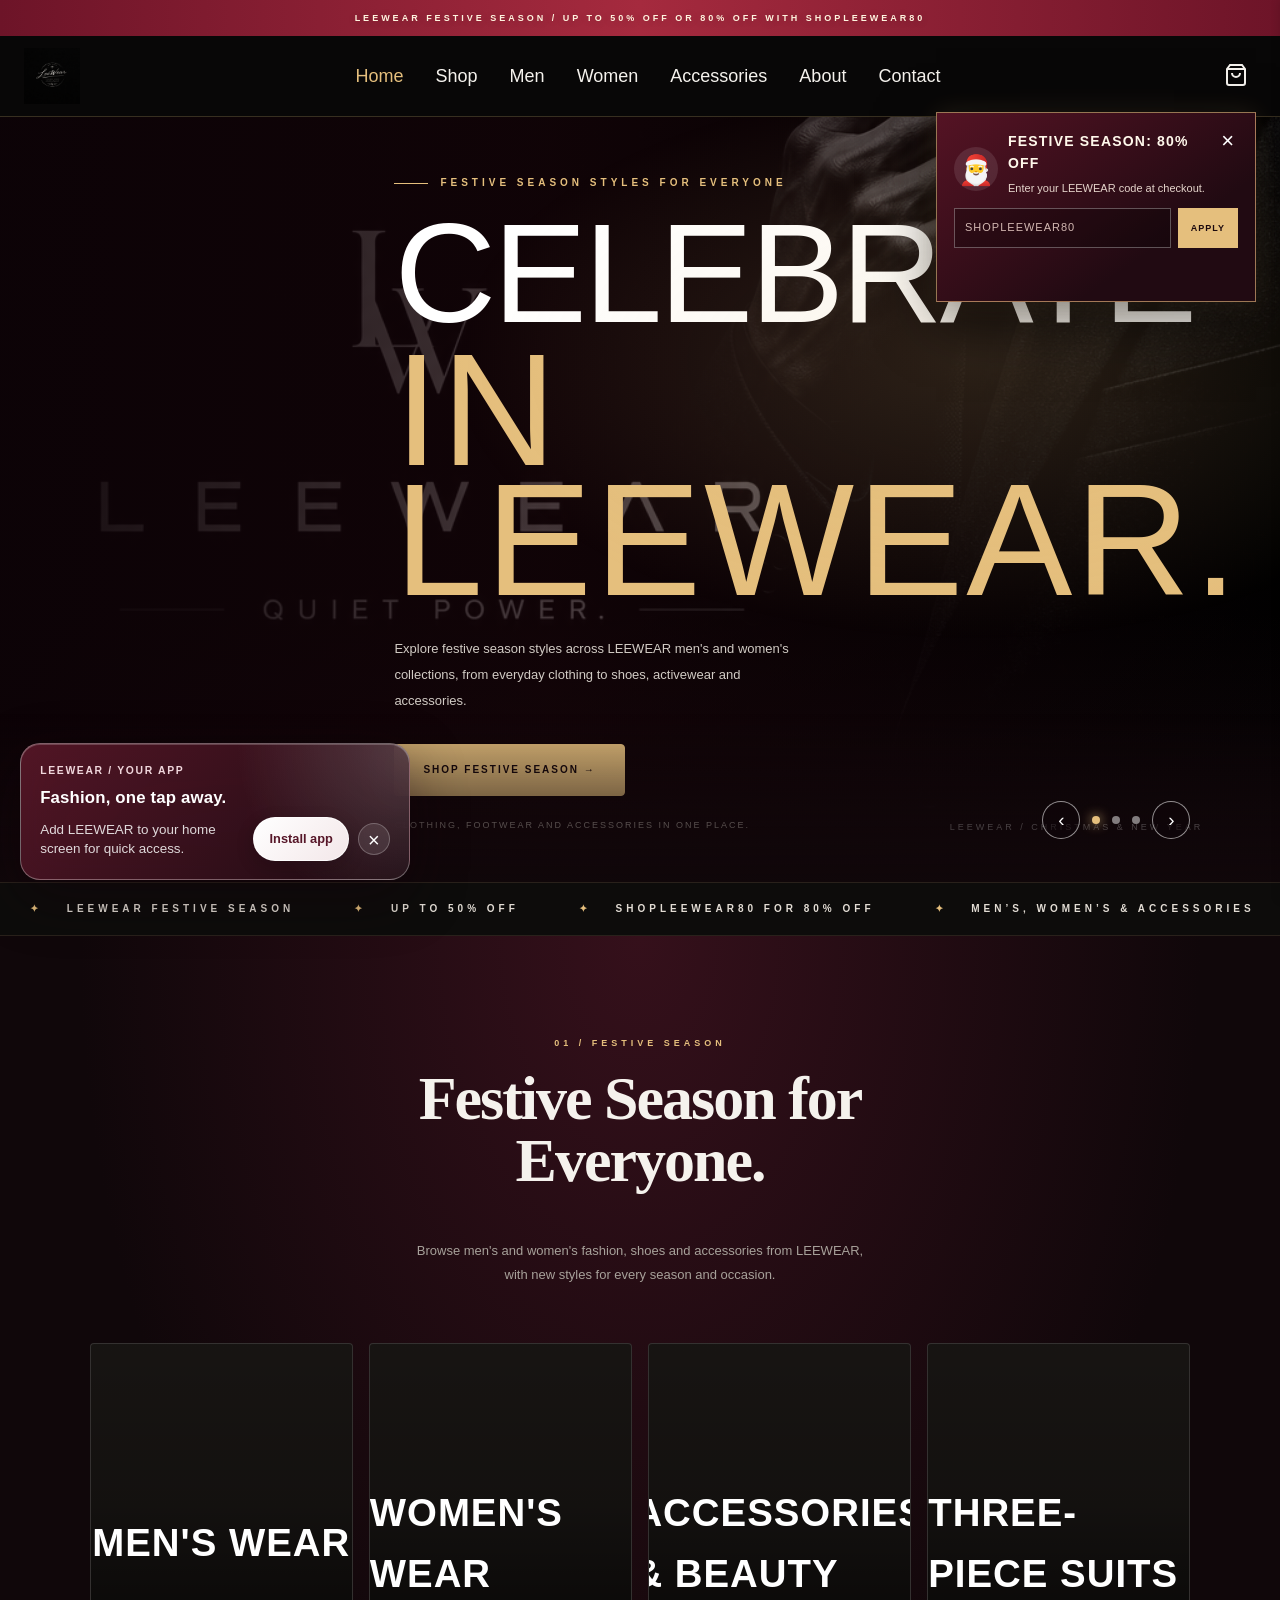
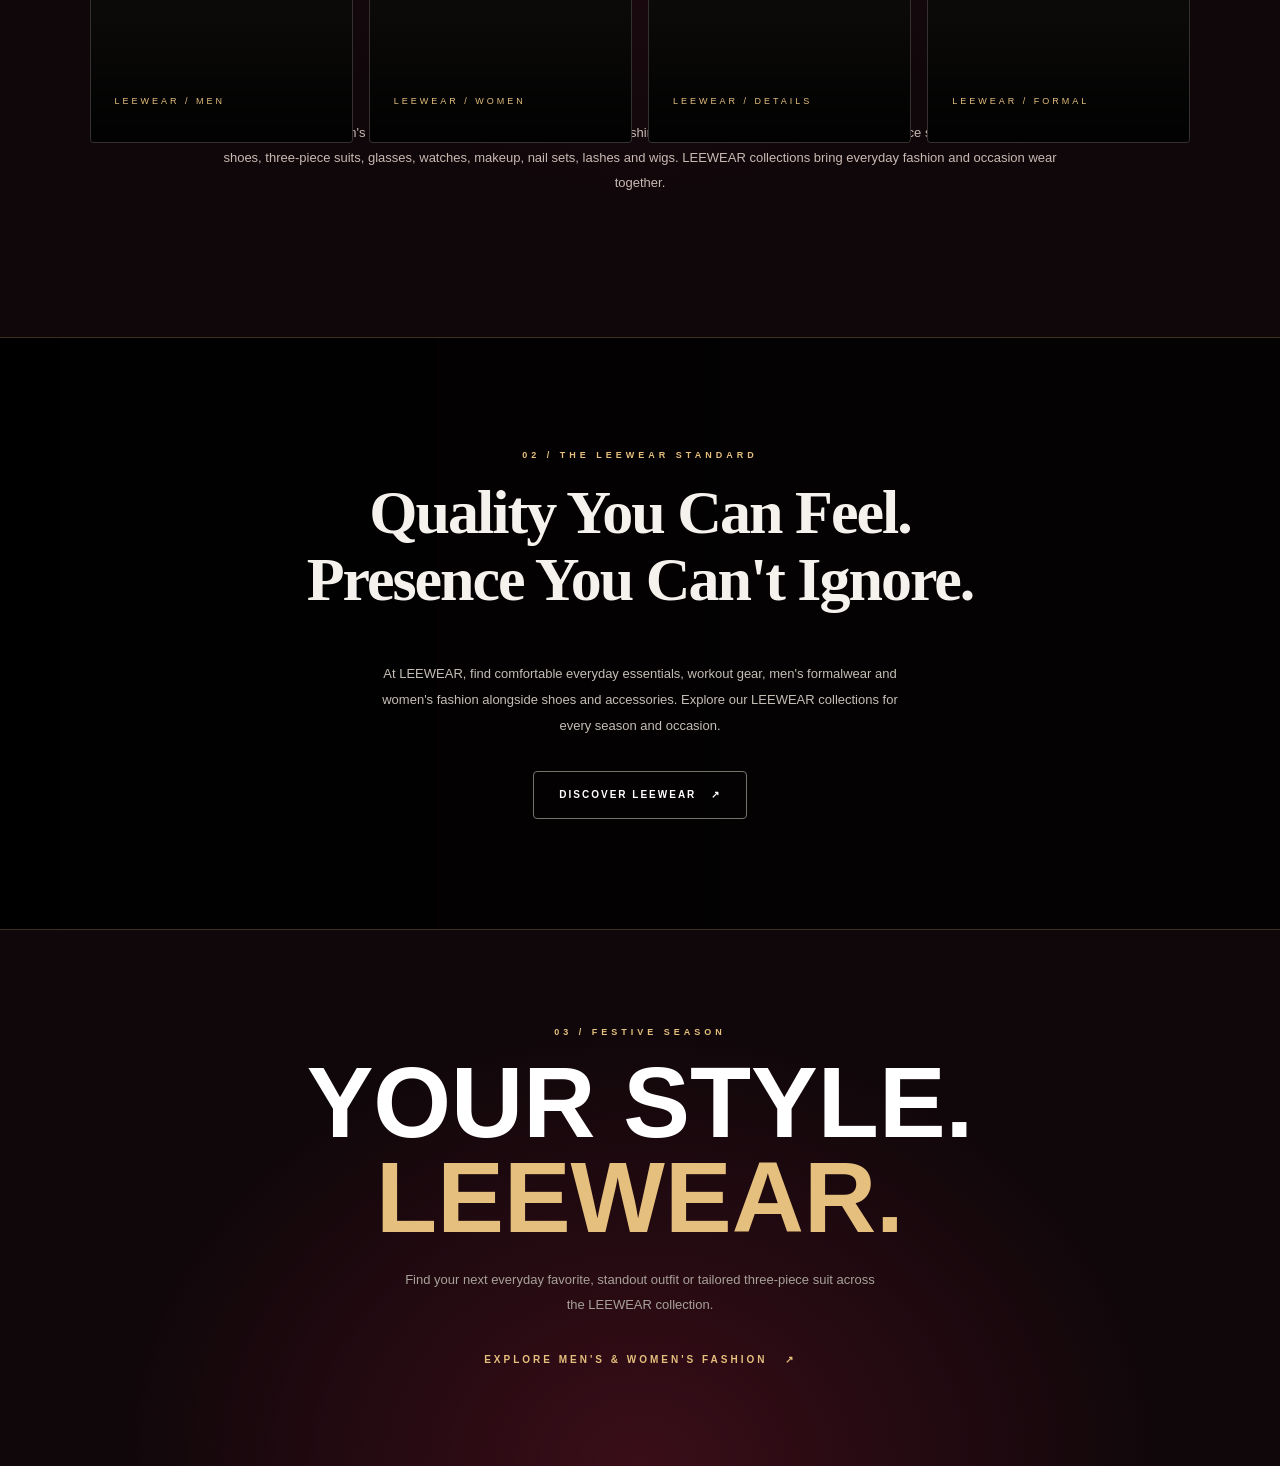
<file: index.html>
<!DOCTYPE html>
<html lang="en">
<head>
    <meta charset="UTF-8">
    <meta name="viewport" content="width=device-width, initial-scale=1.0">
    <meta name="theme-color" content="#16070b">
    <meta name="description" content="Shop LEEWEAR men's and women's clothing, streetwear, tailored three-piece suits, shoes, pajamas, workout sets and accessories. Explore fashion and beauty tools at LEEWEAR.">
    <meta name="keywords" content="LEEWEAR clothing, men's clothes, women's clothes, men’s fashion, women’s fashion, streetwear, three-piece suits, pajamas, flared pants sets, workout clothes, hoodies, T-shirts, shoes, watches, glasses, makeup tools, accessories">
    <meta property="og:type" content="website">
    <meta property="og:title" content="LEEWEAR Men’s & Women’s Fashion, Clothing & Accessories">
    <meta property="og:description" content="Explore LEEWEAR men’s and women’s clothing, tailored suits, shoes, accessories and more.">
    <link rel="icon" type="image/png" href="logo.png">
    <link rel="apple-touch-icon" href="logo.png">
    <link rel="manifest" href="manifest.webmanifest">
    <title>LEEWEAR Men’s &amp; Women’s Clothing, Shoes &amp; Accessories</title>

    <link rel="stylesheet" href="styles.css">
    <link href="https://fonts.cdnfonts.com/css/palace-script-mt" rel="stylesheet">
    <link href="https://fonts.cdnfonts.com/css/niagara-solid" rel="stylesheet">

    <style>
        :root {
            --black: #10070a;
            --surface: #1b0c11;
            --orange: #e5bf7d;
            --red: #861f35;
            --white: #f5f2ed;
            --muted: #a7a19a;
            --line: rgba(255,255,255,.12);
        }

        * { box-sizing: border-box; }

        html {
            scroll-behavior: smooth;
            background: var(--black);
        }

        body {
            margin: 0;
            background: var(--black);
            color: var(--white);
            overflow-x: hidden;
        }

        a, button { -webkit-tap-highlight-color: transparent; }

        a { color: inherit; }

        /* ANNOUNCEMENT */

        .christmas-banner {
            position: relative;
            z-index: 20;
            padding: 11px 15px;
            background: linear-gradient(90deg, var(--season-deep, #6d1428), var(--season-primary, #a52a3e), var(--season-deep, #6d1428));
            color: #fff4df;
            text-align: center;
            font-size: 9px;
            font-weight: 900;
            letter-spacing: 3px;
            text-transform: uppercase;
        }

        /* NAVIGATION */

        .navbar {
            position: sticky;
            top: 0;
            z-index: 30;
            background: rgba(8,8,8,.93) !important;
            border-bottom: 1px solid rgba(229,191,125,.22);
            backdrop-filter: blur(18px);
        }

        .nav-link {
            color: #f5f2ed !important;
            transition: color .25s ease;
        }

        .cart-btn,
        .mobile-menu-btn,
        .mobile-link {
            color: #f5f2ed !important;
        }

        .mobile-link:hover {
            color: var(--season-accent, var(--orange)) !important;
        }

        .nav-link:hover,
        .nav-link.active {
            color: var(--orange) !important;
        }

        .cart-count {
            background: var(--orange) !important;
            color: #080808 !important;
        }

        .cart-btn:hover,
        .mobile-menu-btn:hover {
            color: var(--orange);
        }

        .mobile-menu {
            background: #101010 !important;
        }

        .mobile-link:hover {
            color: var(--orange);
        }

        /* HERO */

        .hero {
            position: relative;
            isolation: isolate;
            display: flex;
            align-items: center;
            min-height: 85vh;
            min-height: 85svh;
            overflow: hidden;
            background-color: #16090e;
        }

        .hero::before {
            content: "";
            position: absolute;
            inset: 0;
            z-index: -1;
            background:
                radial-gradient(ellipse at 75% 45%,
                    rgba(229,191,125,.14), transparent 42%),
                linear-gradient(0deg, #080808, transparent 22%);
            pointer-events: none;
        }

        .hero-content {
            position: relative;
            z-index: 2;
            width: 100%;
            max-width: 1450px;
            margin: auto;
            padding: 90px 8% 110px;
            animation: heroEnter 1s ease both;
        }

        .eyebrow {
            display: flex;
            align-items: center;
            gap: 12px;
            margin-bottom: 25px;
            color: var(--orange);
            font-size: 10px;
            font-weight: 800;
            letter-spacing: 4px;
            text-transform: uppercase;
        }

        .eyebrow::before {
            content: "";
            width: 34px;
            height: 1px;
            background: var(--orange);
        }

        .hero h1,
        .hero h2 {
            margin: 0;
            color: #fff;
            font-family: Impact, "Arial Narrow", sans-serif;
            font-size: clamp(65px, 11vw, 150px);
            font-weight: 900;
            line-height: .82;
            letter-spacing: -3px;
            text-transform: uppercase;
        }

        .hero h1 span,
        .hero h2 span {
            display: block;
            margin-top: 13px;
            color: var(--orange);
            font-family: "Niagara Solid", Impact, sans-serif;
            font-size: 1.13em;
            font-weight: 400;
            letter-spacing: 3px;
        }

        .hero-description {
            max-width: 400px;
            margin: 30px 0;
            color: #d1cbc4;
            font-size: 13px;
            line-height: 2;
        }

        .hero-buttons {
            display: flex;
            align-items: center;
            flex-wrap: wrap;
            gap: 22px;
        }

        .btn-primary {
            display: inline-flex;
            align-items: center;
            justify-content: center;
            min-height: 52px;
            padding: 0 28px;
            background: var(--orange) !important;
            border: 1px solid var(--orange);
            color: #080808 !important;
            font-size: 10px;
            font-weight: 900;
            letter-spacing: 2px;
            text-decoration: none;
            text-transform: uppercase;
            transition: .3s ease;
        }

        .btn-primary:hover {
            background: transparent !important;
            color: #fff !important;
            border-color: #fff;
            transform: translateY(-3px);
        }

        .hero-caption {
            color: #ddd5cc;
            font-size: 9px;
            letter-spacing: 2px;
            text-transform: uppercase;
        }

        .hero-coordinates {
            position: absolute;
            right: 6%;
            bottom: 48px;
            color: rgba(255,255,255,.7);
            font-size: 9px;
            letter-spacing: 3px;
        }

        /* MARQUEE */

        .marquee {
            overflow: hidden;
            padding: 18px 0;
            background: #0d0c0b;
            border-top: 1px solid #29211b;
            border-bottom: 1px solid #29211b;
        }

        .marquee-track {
            display: flex;
            width: max-content;
            animation: marqueeMove 32s linear infinite;
        }

        .marquee-track span {
            padding: 0 30px;
            color: #e2dcd4;
            white-space: nowrap;
            font-size: 10px;
            font-weight: 800;
            letter-spacing: 4px;
        }

        .marquee-track b {
            padding-right: 18px;
            color: var(--orange);
        }

        /* CATEGORIES */

        .categories-section {
            padding: 100px 7% !important;
            background:
                radial-gradient(ellipse at 50% 0%, #21130c, transparent 60%),
                var(--black);
        }

        .section-heading {
            max-width: 700px;
            margin: 0 auto 55px;
            text-align: center;
        }

        .section-tag {
            display: block;
            margin-bottom: 16px;
            color: var(--orange);
            font-size: 9px;
            font-weight: 900;
            letter-spacing: 4px;
            text-transform: uppercase;
        }

        .section-title {
            margin-top: 0;
            color: var(--white) !important;
            font-size: clamp(34px, 5vw, 62px);
            letter-spacing: -2px;
            line-height: 1;
        }

        .section-subtitle {
            max-width: 460px;
            margin: 18px auto 0;
            color: var(--muted);
            font-size: 13px;
            line-height: 1.9;
        }

        .categories-grid {
            display: grid;
            grid-template-columns: repeat(4, minmax(0, 1fr));
            gap: 16px;
            max-width: 1400px;
            margin: auto;
        }

        .category-card {
            position: relative;
            isolation: isolate;
            display: flex;
            align-items: flex-end;
            min-height: 400px;
            padding: 24px;
            overflow: hidden;
            background-color: #181513;
            background-size: cover;
            background-position: center;
            border: 1px solid var(--line);
            text-decoration: none;
            transition: border-color .35s, transform .35s;
        }

        .category-card:nth-child(1) {
            background-image: url("https://images.unsplash.com/photo-1556821840-3a63f95609a7?auto=format&fit=crop&w=750&q=85");
        }

        .category-card:nth-child(2) {
            background-image: url("https://images.unsplash.com/photo-1521572163474-6864f9cf17ab?auto=format&fit=crop&w=750&q=85");
        }

        .category-card:nth-child(3) {
            background-image: url("https://images.unsplash.com/photo-1598033129183-c4f50c736f10?auto=format&fit=crop&w=750&q=85");
        }

        .category-card:nth-child(4) {
            background-image: url("https://images.unsplash.com/photo-1515886657613-9f3515b0c78f?auto=format&fit=crop&w=750&q=85");
        }

        .category-overlay {
            position: absolute;
            inset: 0;
            z-index: -1;
            background: linear-gradient(
                180deg,
                rgba(0,0,0,.04) 0%,
                rgba(0,0,0,.2) 40%,
                rgba(0,0,0,.94) 100%
            );
            transition: background .35s;
        }

        .category-card:hover {
            transform: translateY(-6px);
            border-color: var(--orange);
        }

        .category-card:hover .category-overlay {
            background: linear-gradient(
                180deg,
                rgba(229,191,125,.1),
                rgba(0,0,0,.3) 35%,
                rgba(0,0,0,.97)
            );
        }

        .category-index {
            display: block;
            margin-bottom: 10px;
            color: var(--orange);
            font-size: 9px;
            letter-spacing: 3px;
        }

        .category-name {
            margin: 0;
            color: #fff;
            font-family: Impact, "Arial Narrow", sans-serif;
            font-size: clamp(27px, 3vw, 43px);
            letter-spacing: 1px;
            text-transform: uppercase;
        }

        /* BRAND STORY */

        .about-preview {
            position: relative;
            padding: 110px 8% !important;
            background:
                linear-gradient(90deg, rgba(0,0,0,.94), rgba(0,0,0,.66)),
                url("https://images.unsplash.com/photo-1529139574466-a303027c1d8b?auto=format&fit=crop&w=1800&q=85")
                center 35% / cover;
            border-top: 1px solid #2b211b;
            border-bottom: 1px solid #2b211b;
        }

        .about-content {
            max-width: 750px;
            margin: auto;
            text-align: center;
        }

        .about-content .section-title {
            line-height: 1.08;
        }

        .about-text {
            max-width: 520px;
            margin: 25px auto 32px;
            color: #c5beb6;
            font-size: 13px;
            line-height: 2;
        }

        .btn-secondary {
            display: inline-flex;
            justify-content: center;
            align-items: center;
            min-height: 48px;
            padding: 0 25px;
            border: 1px solid #77716b;
            color: #fff !important;
            font-size: 10px;
            font-weight: 800;
            letter-spacing: 2px;
            text-decoration: none;
            text-transform: uppercase;
            transition: .3s ease;
        }

        .btn-secondary:hover {
            color: var(--orange) !important;
            border-color: var(--orange);
        }

        /* CLOSING CAMPAIGN */

        .after-dark {
            position: relative;
            padding: 95px 7%;
            overflow: hidden;
            background:
                radial-gradient(ellipse at 50% 100%,
                    rgba(120,28,10,.22), transparent 55%),
                #0b0b0b;
            text-align: center;
        }

        .after-dark h2 {
            margin: 0;
            color: #fff;
            font-family: Impact, "Arial Narrow", sans-serif;
            font-size: clamp(45px, 8vw, 100px);
            line-height: .95;
            text-transform: uppercase;
        }

        .after-dark h2 span {
            color: var(--orange);
        }

        .after-dark p {
            max-width: 480px;
            margin: 23px auto 28px;
            color: var(--muted);
            font-size: 13px;
            line-height: 1.9;
        }

        .after-dark a {
            color: var(--orange);
            font-size: 10px;
            font-weight: 900;
            letter-spacing: 3px;
            text-decoration: none;
            text-transform: uppercase;
        }

        .after-dark a:hover {
            color: #fff;
        }

        /* CART */

        .cart-sidebar {
            background: #101010 !important;
            border-left: 1px solid rgba(229,191,125,.3);
        }

        .cart-title,
        .total-price {
            color: var(--orange) !important;
        }

        .btn-checkout {
            background: var(--orange) !important;
            color: #080808 !important;
        }

        .close-btn:hover {
            color: var(--orange);
        }

        /* EMBERS */

        .snow-layer {
            position: fixed;
            inset: 0;
            z-index: 15;
            overflow: hidden;
            pointer-events: none;
        }

        .snowflake {
            position: absolute;
            top: -12px;
            width: 5px;
            height: 5px;
            border-radius: 50%;
            background: #fff7e8;
            box-shadow: 0 0 12px 3px rgba(255,255,255,.32);
            opacity: 0;
            animation: snowFall 12s linear infinite;
        }

        .snowflake:nth-child(1) { left: 9%; animation-delay: 0s; }
        .snowflake:nth-child(2) { left: 26%; animation-delay: 4s; }
        .snowflake:nth-child(3) { left: 43%; animation-delay: 7s; }
        .snowflake:nth-child(4) { left: 65%; animation-delay: 2s; }
        .snowflake:nth-child(5) { left: 84%; animation-delay: 5s; }
        .snowflake:nth-child(6) { left: 96%; animation-delay: 8s; }

        @keyframes snowFall {
            0% { transform: translateY(0) translateX(0); opacity: 0; }
            12% { opacity: .75; }
            85% { opacity: .4; }
            100% {
                transform: translateY(105vh) translateX(35px);
                opacity: 0;
            }
        }

        @keyframes marqueeMove {
            from { transform: translateX(0); }
            to { transform: translateX(-50%); }
        }

        @keyframes heroEnter {
            from { opacity: 0; transform: translateY(22px); }
            to { opacity: 1; transform: translateY(0); }
        }

        /* RESPONSIVE */

        @media (max-width: 950px) {
            .categories-grid {
                grid-template-columns: repeat(2, minmax(0, 1fr));
            }

            .category-card { min-height: 360px; }

            .hero {
                background-position: 60% center;
            }
        }

        @media (max-width: 560px) {
            .christmas-banner {
                font-size: 8px;
                letter-spacing: 1.5px;
            }

            .hero {
                min-height: 76vh;
                min-height: 76svh;
                align-items: flex-end;
            }

            .hero-content {
                padding: 155px 7% 72px;
            }

            .hero h1,
            .hero h2 {
                font-size: clamp(59px, 15vw, 90px);
                letter-spacing: -2px;
            }

            .hero-description {
                max-width: 320px;
                font-size: 12px;
            }

            .hero-buttons {
                align-items: flex-start;
                flex-direction: column;
                gap: 15px;
            }

            .hero-coordinates { display: none; }

            .categories-section {
                padding: 70px 5% !important;
            }

            .categories-grid { gap: 10px; }

            .category-card {
                min-height: 260px;
                padding: 15px;
            }

            .category-name { font-size: 27px; }

            .about-preview {
                padding: 80px 7% !important;
            }

            .after-dark { padding: 70px 5%; }
        }

        @media (prefers-reduced-motion: reduce) {
            *,
            *::before,
            *::after {
                animation-duration: .01ms !important;
                animation-iteration-count: 1 !important;
                scroll-behavior: auto !important;
                transition-duration: .01ms !important;
            }
        }

        /* CHRISTMAS CAMPAIGN */
        .hero-slide {
            position: absolute;
            inset: 0;
            z-index: 0;
            display: flex;
            align-items: center;
            background-size: cover;
            background-position: center 38%;
            opacity: 0;
            visibility: hidden;
            transform: scale(1.035);
            transition: opacity 1s ease, transform 7s ease, visibility 1s;
        }

        .hero-slide.is-active {
            opacity: 1;
            visibility: visible;
            transform: scale(1);
        }

        .hero-slide:nth-child(1) {
            background-image:
                linear-gradient(90deg, rgba(13,3,7,.94), rgba(24,5,10,.66) 43%, rgba(12,4,8,.12)),
                linear-gradient(0deg, #10070a, transparent 35%),
                url("https://images.unsplash.com/photo-1529139574466-a303027c1d8b?auto=format&fit=crop&w=2000&q=85");
        }

        .hero-slide:nth-child(2) {
            background-image:
                linear-gradient(90deg, rgba(13,3,7,.95), rgba(24,5,10,.66) 43%, rgba(12,4,8,.15)),
                linear-gradient(0deg, #10070a, transparent 35%),
                url("https://images.unsplash.com/photo-1523381210434-271e8be1f52b?auto=format&fit=crop&w=2000&q=85");
        }

        .hero-slide:nth-child(3) {
            background-image:
                linear-gradient(90deg, rgba(13,3,7,.95), rgba(24,5,10,.68) 43%, rgba(12,4,8,.12)),
                linear-gradient(0deg, #10070a, transparent 35%),
                url("https://images.unsplash.com/photo-1483985988355-763728e1935b?auto=format&fit=crop&w=2000&q=85");
        }

        .hero::before {
            z-index: 1;
            background:
                radial-gradient(ellipse at 76% 32%, rgba(229,191,125,.17), transparent 38%),
                linear-gradient(0deg, #10070a, transparent 22%);
        }

        .hero .eyebrow,
        .section-tag,
        .category-index,
        .after-dark h2 span,
        .after-dark a,
        .cart-title,
        .total-price {
            color: var(--orange) !important;
        }

        .hero h1 span,
        .hero h2 span { color: var(--season-accent, #e8c783); }

        .hero h1 span[data-seasonal-title],
        .hero h2 span[data-seasonal-title] {
            margin-top: 0;
            color: #fff;
            font-family: Impact, "Arial Narrow", sans-serif;
            font-size: 1em;
            letter-spacing: -3px;
        }

        .hero h1 span[data-seasonal-accent],
        .hero h2 span[data-seasonal-accent] {
            color: var(--season-accent, #e8c783);
        }

        .hero .btn-primary,
        .btn-checkout {
            background: var(--season-accent, #e5bf7d) !important;
            border-color: var(--season-accent, #e5bf7d);
            color: #17090d !important;
        }

        .christmas-banner {
            text-shadow: 0 1px 8px rgba(0,0,0,.2);
        }

        .hero-carousel-controls {
            position: absolute;
            right: 7%;
            bottom: 43px;
            z-index: 4;
            display: flex;
            align-items: center;
            gap: 12px;
        }

        .carousel-arrow,
        .carousel-dot {
            display: inline-flex;
            align-items: center;
            justify-content: center;
            padding: 0;
            background: rgba(16,7,10,.55);
            border: 1px solid rgba(255,255,255,.55);
            color: #fff;
            cursor: pointer;
        }

        .carousel-arrow {
            width: 38px;
            height: 38px;
            border-radius: 50%;
            font-size: 19px;
        }

        .carousel-dot {
            width: 8px;
            height: 8px;
            border: 0;
            border-radius: 50%;
            background: rgba(255,255,255,.48);
        }

        .carousel-dot[aria-current="true"] {
            background: var(--season-accent, #e5bf7d);
            box-shadow: 0 0 12px var(--season-accent, rgba(229,191,125,.8));
        }

        .carousel-arrow:hover,
        .carousel-arrow:focus-visible,
        .carousel-dot:focus-visible {
            outline: 2px solid var(--season-accent, #e5bf7d);
            outline-offset: 3px;
        }

        .snowflake {
            border-radius: 50%;
            pointer-events: none;
        }

        .categories-section {
            background:
                radial-gradient(ellipse at 50% 0%, #35101b, transparent 62%),
                var(--black);
        }

        .category-card:hover {
            border-color: var(--orange);
        }

        .about-preview {
            border-color: rgba(229,191,125,.25);
        }

        .after-dark {
            background:
                radial-gradient(ellipse at 50% 100%, rgba(126,24,49,.38), transparent 58%),
                #10070a;
        }

        .coupon-popover {
            position: fixed;
            top: 112px;
            right: 24px;
            z-index: 45;
            width: min(320px, calc(100vw - 32px));
            padding: 17px;
            background: linear-gradient(145deg, #551324, #210a12 70%);
            border: 1px solid rgba(229,191,125,.6);
            box-shadow: 0 18px 55px rgba(0,0,0,.5), 0 0 25px rgba(229,191,125,.12);
            color: #fff8eb;
            opacity: 0;
            transform: translateY(-30px);
            animation: santaDrop .75s .6s cubic-bezier(.2,.8,.25,1) forwards;
        }

        .coupon-popover[hidden] { display: none; }

        .sr-only {
            position: absolute;
            width: 1px;
            height: 1px;
            padding: 0;
            margin: -1px;
            overflow: hidden;
            clip: rect(0, 0, 0, 0);
            white-space: nowrap;
            border: 0;
        }

        .coupon-popover-header {
            display: flex;
            align-items: flex-start;
            justify-content: space-between;
            gap: 12px;
        }

        .santa-intro {
            display: flex;
            align-items: center;
            gap: 10px;
        }

        .santa-icon {
            display: grid;
            flex: 0 0 44px;
            width: 44px;
            height: 44px;
            place-items: center;
            border-radius: 50%;
            background: rgba(255,255,255,.1);
            font-size: 29px;
        }

        .coupon-popover h2 {
            margin: 0;
            font-size: 14px;
            letter-spacing: 1.2px;
            text-transform: uppercase;
        }

        .coupon-popover p {
            margin: 5px 0 12px;
            color: #e5d4cb;
            font-size: 11px;
            line-height: 1.5;
        }

        .coupon-close {
            padding: 0 4px;
            border: 0;
            background: none;
            color: #fff;
            cursor: pointer;
            font-size: 22px;
            line-height: 1;
        }

        .promo-form {
            display: flex;
            gap: 7px;
        }

        .promo-code-input {
            min-width: 0;
            width: 100%;
            padding: 10px;
            border: 1px solid rgba(255,255,255,.3);
            border-radius: 0;
            background: rgba(0,0,0,.28);
            color: #fff;
            font: inherit;
            font-size: 11px;
            letter-spacing: 1px;
        }

        .promo-code-input::placeholder { color: #d3b8b2; }

        .promo-submit {
            flex: 0 0 auto;
            padding: 0 12px;
            border: 1px solid var(--season-accent, #e5bf7d);
            background: var(--season-accent, #e5bf7d);
            color: #1b090e;
            cursor: pointer;
            font-size: 9px;
            font-weight: 900;
            letter-spacing: 1px;
            text-transform: uppercase;
        }

        .promo-status {
            min-height: 16px;
            margin-top: 8px !important;
            color: #f0d99e !important;
            font-size: 10px !important;
        }

        .cart-promo {
            margin: 15px 0;
            padding: 12px;
            border: 1px solid rgba(229,191,125,.28);
        }

        .cart-promo label {
            display: block;
            margin-bottom: 8px;
            color: #e5bf7d;
            font-size: 10px;
            letter-spacing: 1px;
            text-transform: uppercase;
        }

        .cart-item-price {
            color: #f2d89e !important;
            font-size: 12px;
        }

        .price-original {
            margin-right: 7px;
            color: #b7aaa4;
            font-size: .85em;
            text-decoration: line-through;
        }

        .product-price .price-original { color: rgba(255,255,255,.7); }

        .price-saving {
            display: block;
            margin-top: 2px;
            color: #f2d89e;
            font-size: 9px;
            letter-spacing: .5px;
        }

        .cart-savings {
            margin: 8px 0;
            color: #f2d89e;
            font-size: 12px;
        }

        .cart-total {
            color: var(--white);
        }

        .cart-total .total-price { font-weight: 800; }

        @keyframes santaDrop {
            to { opacity: 1; transform: translateY(0); }
        }

        @media (max-width: 560px) {
            .christmas-banner {
                padding: 10px 8px;
                font-size: 8px;
                letter-spacing: 1px;
            }

            .hero {
                min-height: 76vh;
                min-height: 76svh;
                align-items: flex-end;
                background-image: none;
            }

            .hero-slide {
                align-items: flex-end;
                background-position: 58% center;
            }

            .hero-carousel-controls {
                right: 7%;
                bottom: 20px;
                gap: 9px;
            }

            .hero-coordinates { display: none; }

            .coupon-popover {
                top: 118px;
                right: 12px;
            }
        }

        .hero-slide h1,
        .hero-slide h2 { margin: 0; }

        .hero-slide .hero-content { max-width: 760px; }

        .seasonal-search-copy {
            max-width: 850px;
            margin: -22px auto 42px;
            color: #c9b9b3;
            text-align: center;
            font-size: 13px;
            line-height: 1.9;
        }

        @media (prefers-reduced-motion: reduce) {
            .hero-slide { transform: none; transition: none; }
            .coupon-popover { opacity: 1; transform: none; animation: none; }
        }
    </style>
</head>

<body>

    <!-- CHRISTMAS AND NEW YEAR ANNOUNCEMENT -->
    <div class="christmas-banner">
        LEEWEAR SEASONAL COLLECTION &nbsp; / &nbsp; 50% SAVINGS OR 80% OFF WITH SHOPLEEWEAR80
    </div>

    <!-- GENTLE HOLIDAY SNOW -->
    <div class="snow-layer" aria-hidden="true">
        <span class="snowflake"></span>
        <span class="snowflake"></span>
        <span class="snowflake"></span>
        <span class="snowflake"></span>
        <span class="snowflake"></span>
        <span class="snowflake"></span>
    </div>

    <!-- NAVIGATION -->
    <nav class="navbar">
        <div class="nav-container">
            <a href="index.html" class="logo">
                <img src="logo.png" alt="LEEWEAR logo" class="logo-img">
            </a>

            <div class="nav-links">
                <a href="index.html" class="nav-link active">Home</a>
                <a href="shop.html" class="nav-link">Shop</a>
                <a href="shop.html?department=Men" class="nav-link">Men</a>
                <a href="shop.html?department=Women" class="nav-link">Women</a>
                <a href="shop.html?department=Accessories" class="nav-link">Accessories</a>
                <a href="about.html" class="nav-link">About</a>
                <a href="contact.html" class="nav-link">Contact</a>
            </div>

            <div class="nav-actions">
                <button class="cart-btn" onclick="toggleCart()" aria-label="Open shopping cart">
                    <svg width="24" height="24" viewBox="0 0 24 24"
                         fill="none" stroke="currentColor" stroke-width="2">
                        <path d="M6 2L3 6v14a2 2 0 0 0 2 2h14a2 2 0 0 0 2-2V6l-3-4z"></path>
                        <line x1="3" y1="6" x2="21" y2="6"></line>
                        <path d="M16 10a4 4 0 0 1-8 0"></path>
                    </svg>
                    <span class="cart-count" id="cart-count">0</span>
                </button>

                <button class="mobile-menu-btn"
                        onclick="toggleMobileMenu()"
                        aria-label="Toggle mobile menu">
                    <svg id="menu-icon" width="24" height="24"
                         viewBox="0 0 24 24" fill="none"
                         stroke="currentColor" stroke-width="2">
                        <line x1="3" y1="12" x2="21" y2="12"></line>
                        <line x1="3" y1="6" x2="21" y2="6"></line>
                        <line x1="3" y1="18" x2="21" y2="18"></line>
                    </svg>
                </button>
            </div>
        </div>

        <div class="mobile-menu" id="mobile-menu">
            <a href="index.html" class="mobile-link">Home</a>
            <a href="shop.html" class="mobile-link">Shop</a>
            <a href="shop.html?department=Men" class="mobile-link">Men</a>
            <a href="shop.html?department=Women" class="mobile-link">Women</a>
            <a href="shop.html?department=Accessories" class="mobile-link">Accessories</a>
            <a href="about.html" class="mobile-link">About</a>
            <a href="contact.html" class="mobile-link">Contact</a>
        </div>
    </nav>

    <aside class="coupon-popover" id="coupon-popover" aria-label="Santa's Christmas discount">
        <div class="coupon-popover-header">
            <div class="santa-intro">
                <span class="santa-icon" id="seasonal-gift-icon" aria-hidden="true">🎅</span>
                <div>
                    <h2 id="seasonal-gift-heading">A seasonal gift: 80% off</h2>
                    <p id="seasonal-gift-copy">Enter your LEEWEAR code at checkout.</p>
                </div>
            </div>
            <button class="coupon-close" type="button" aria-label="Dismiss Christmas offer" onclick="document.getElementById('coupon-popover').hidden = true">×</button>
        </div>
        <form class="promo-form" data-promo-form>
            <label class="sr-only" for="santa-promo-code">Promo code</label>
            <input class="promo-code-input" id="santa-promo-code" name="promo" type="text" placeholder="SHOPLEEWEAR80" autocomplete="off" required>
            <button class="promo-submit" type="submit">Apply</button>
        </form>
        <p class="promo-status" data-promo-status aria-live="polite"></p>
    </aside>

    <!-- HERO CAMPAIGN -->
    <section class="hero" aria-label="LEEWEAR seasonal collection for men and women">
        <div class="hero-slide is-active" data-hero-slide aria-hidden="false">
            <div class="hero-content">
                <div class="eyebrow" data-seasonal-eyebrow>Find your new-season style</div>
                <h1><span data-seasonal-title>FIND</span><span data-seasonal-accent>Great Style.</span></h1>
                <p class="hero-description" data-seasonal-description>
                    Explore LEEWEAR collections for men and women, including clothing,
                    tailored suits, shoes, activewear and accessories.
                </p>
                <div class="hero-buttons">
                    <a href="shop.html" class="btn-primary" data-seasonal-cta>Explore the Collection &nbsp; ↗</a>
                    <span class="hero-caption" data-seasonal-caption>LEEWEAR clothing, designed for every day.</span>
                </div>
            </div>
        </div>
        <div class="hero-slide" data-hero-slide aria-hidden="true">
            <div class="hero-content">
                <div class="eyebrow" data-seasonal-eyebrow>Explore more ways to wear LEEWEAR</div>
                <h2><span data-seasonal-title>MAKE</span><span data-seasonal-accent>It Yours.</span></h2>
                <p class="hero-description" data-seasonal-description>
                    Shop men's and women's styles, from everyday essentials to
                    standout looks for the season.
                </p>
                <div class="hero-buttons">
                    <a href="shop.html?department=Women" class="btn-primary" data-seasonal-cta>Shop Women's Looks &nbsp; ↗</a>
                    <span class="hero-caption" data-seasonal-caption>Clothing, footwear and accessories in one place.</span>
                </div>
            </div>
        </div>
        <div class="hero-slide" data-hero-slide aria-hidden="true">
            <div class="hero-content">
                <div class="eyebrow" data-seasonal-eyebrow>Tailored looks for every occasion</div>
                <h2><span data-seasonal-title>OWN</span><span data-seasonal-accent>Your Look.</span></h2>
                <p class="hero-description" data-seasonal-description>
                    Discover LEEWEAR men's three-piece suits, including styles
                    priced from KSH 10,000 to KSH 300,000.
                </p>
                <div class="hero-buttons">
                    <a href="shop.html?department=Men&amp;category=3-Piece+Suits" class="btn-primary" data-seasonal-cta>Explore Men's Formalwear &nbsp; ↗</a>
                    <span class="hero-caption" data-seasonal-caption>Three-piece suits, in Kenyan shillings.</span>
                </div>
            </div>
        </div>
        <div class="hero-coordinates">LEEWEAR / CHRISTMAS &amp; NEW YEAR</div>
        <div class="hero-carousel-controls" aria-label="Campaign carousel controls">
            <button class="carousel-arrow" type="button" data-carousel-prev aria-label="Previous campaign slide">‹</button>
            <button class="carousel-dot" type="button" data-carousel-dot="0" aria-label="Show seasonal collection" aria-current="true"></button>
            <button class="carousel-dot" type="button" data-carousel-dot="1" aria-label="Show outfit inspiration" aria-current="false"></button>
            <button class="carousel-dot" type="button" data-carousel-dot="2" aria-label="Show tailored menswear" aria-current="false"></button>
            <button class="carousel-arrow" type="button" data-carousel-next aria-label="Next campaign slide">›</button>
        </div>
    </section>

    <!-- MOVING FESTIVE CAMPAIGN STRIP -->
    <div class="marquee" id="seasonal-marquee" aria-label="LEEWEAR seasonal collection">
        <div class="marquee-track" aria-hidden="true">
            <span><b>✦</b> LEEWEAR STYLE</span>
            <span><b>✦</b> UP TO 50% OFF</span>
            <span><b>✦</b> CODE SHOPLEEWEAR80 FOR 80% OFF</span>
            <span><b>✦</b> FASHION FOR EVERY SEASON</span>
            <span><b>✦</b> LEEWEAR STYLE</span>
            <span><b>✦</b> UP TO 50% OFF</span>
            <span><b>✦</b> CODE SHOPLEEWEAR80 FOR 80% OFF</span>
            <span><b>✦</b> FASHION FOR EVERY SEASON</span>
        </div>
    </div>

    <!-- SHOP BY CATEGORY -->
    <section class="categories-section">
        <div class="section-heading">
            <span class="section-tag" id="seasonal-section-tag">01 / Shop the Collection</span>
            <h2 class="section-title" id="seasonal-section-title">Fashion for Everyone.</h2>
            <p class="section-subtitle">
                Browse men's and women's fashion, shoes and accessories from
                LEEWEAR, with new styles for every season and occasion.
            </p>
        </div>

        <div class="categories-grid">
            <a href="shop.html?department=Men" class="category-card">
                <div class="category-overlay"></div>
                <div>
                    <span class="category-index">LEEWEAR / MEN</span>
                    <h3 class="category-name">Men's Wear</h3>
                </div>
            </a>

            <a href="shop.html?department=Women" class="category-card">
                <div class="category-overlay"></div>
                <div>
                    <span class="category-index">LEEWEAR / WOMEN</span>
                    <h3 class="category-name">Women's Wear</h3>
                </div>
            </a>

            <a href="shop.html?department=Accessories" class="category-card">
                <div class="category-overlay"></div>
                <div>
                    <span class="category-index">LEEWEAR / DETAILS</span>
                    <h3 class="category-name">Accessories & Beauty</h3>
                </div>
            </a>

            <a href="shop.html?department=Men&amp;category=3-Piece+Suits" class="category-card">
                <div class="category-overlay"></div>
                <div>
                    <span class="category-index">LEEWEAR / FORMAL</span>
                    <h3 class="category-name">Three-Piece Suits</h3>
                </div>
            </a>
        </div>
        <p class="seasonal-search-copy">
            Shop LEEWEAR men's clothing, women's clothing, hoodies, T-shirts,
            shirts, sweatpants, pajamas, hats, flared two-piece sets, workout
            clothes, shoes, three-piece suits, glasses, watches, makeup, nail
            sets, lashes and wigs.
            LEEWEAR collections bring everyday fashion and occasion wear together.
        </p>
    </section>

    <!-- BRAND STORY -->
    <section class="about-preview">
        <div class="about-content">
            <span class="section-tag">02 / The LeeWear Standard</span>

            <h2 class="section-title">
                Quality You Can Feel.<br>
                Presence You Can't Ignore.
            </h2>

            <p class="about-text">
                At LEEWEAR, find comfortable everyday essentials, workout gear,
                men's formalwear and women's fashion alongside shoes and accessories.
                Explore our LEEWEAR collections for every season and occasion.
            </p>

            <a href="about.html" class="btn-secondary">
                Discover LeeWear &nbsp; ↗
            </a>
        </div>
    </section>

    <!-- CLOSING CAMPAIGN -->
    <section class="after-dark">
        <span class="section-tag" id="seasonal-closing-tag">03 / Make It Yours</span>

        <h2>
            Your Style.<br>
            <span>LEEWEAR.</span>
        </h2>

        <p>
            Find your next everyday favorite, standout outfit or tailored
            three-piece suit across the LEEWEAR collection.
        </p>

        <a href="shop.html">Explore Men's &amp; Women's Fashion &nbsp; ↗</a>
    </section>

    <!-- SHOPPING CART -->
    <div class="cart-overlay" id="cart-overlay" onclick="toggleCart()"></div>

    <div class="cart-sidebar" id="cart-sidebar">
        <div class="cart-header">
            <h2 class="cart-title">Shopping Cart</h2>

            <button class="close-btn"
                    onclick="toggleCart()"
                    aria-label="Close shopping cart">
                <svg width="24" height="24" viewBox="0 0 24 24"
                     fill="none" stroke="currentColor" stroke-width="2">
                    <line x1="18" y1="6" x2="6" y2="18"></line>
                    <line x1="6" y1="6" x2="18" y2="18"></line>
                </svg>
            </button>
        </div>

        <div class="cart-items" id="cart-items">
            <div class="empty-cart">
                <p>Your cart is empty</p>
            </div>
        </div>

        <div class="cart-footer" id="cart-footer" style="display: none;">
            <div class="cart-promo">
                <label for="cart-promo-code">LEEWEAR promo code</label>
                <form class="promo-form" data-promo-form>
                    <input class="promo-code-input" id="cart-promo-code" name="promo" type="text" placeholder="SHOPLEEWEAR80" autocomplete="off" required>
                    <button class="promo-submit" type="submit">Apply</button>
                </form>
                <p class="promo-status" data-promo-status aria-live="polite"></p>
            </div>
            <p class="cart-savings" id="cart-savings"></p>
            <div class="cart-total">
                <span>Total:</span>
                <span class="total-price" id="total-price">KSH 0</span>
            </div>

            <button class="btn-checkout" onclick="checkout()">
                Proceed to Order
            </button>
        </div>
    </div>

    <script src="cart.js"></script>
    <script src="main.js"></script>

</body>
</html>
</file>
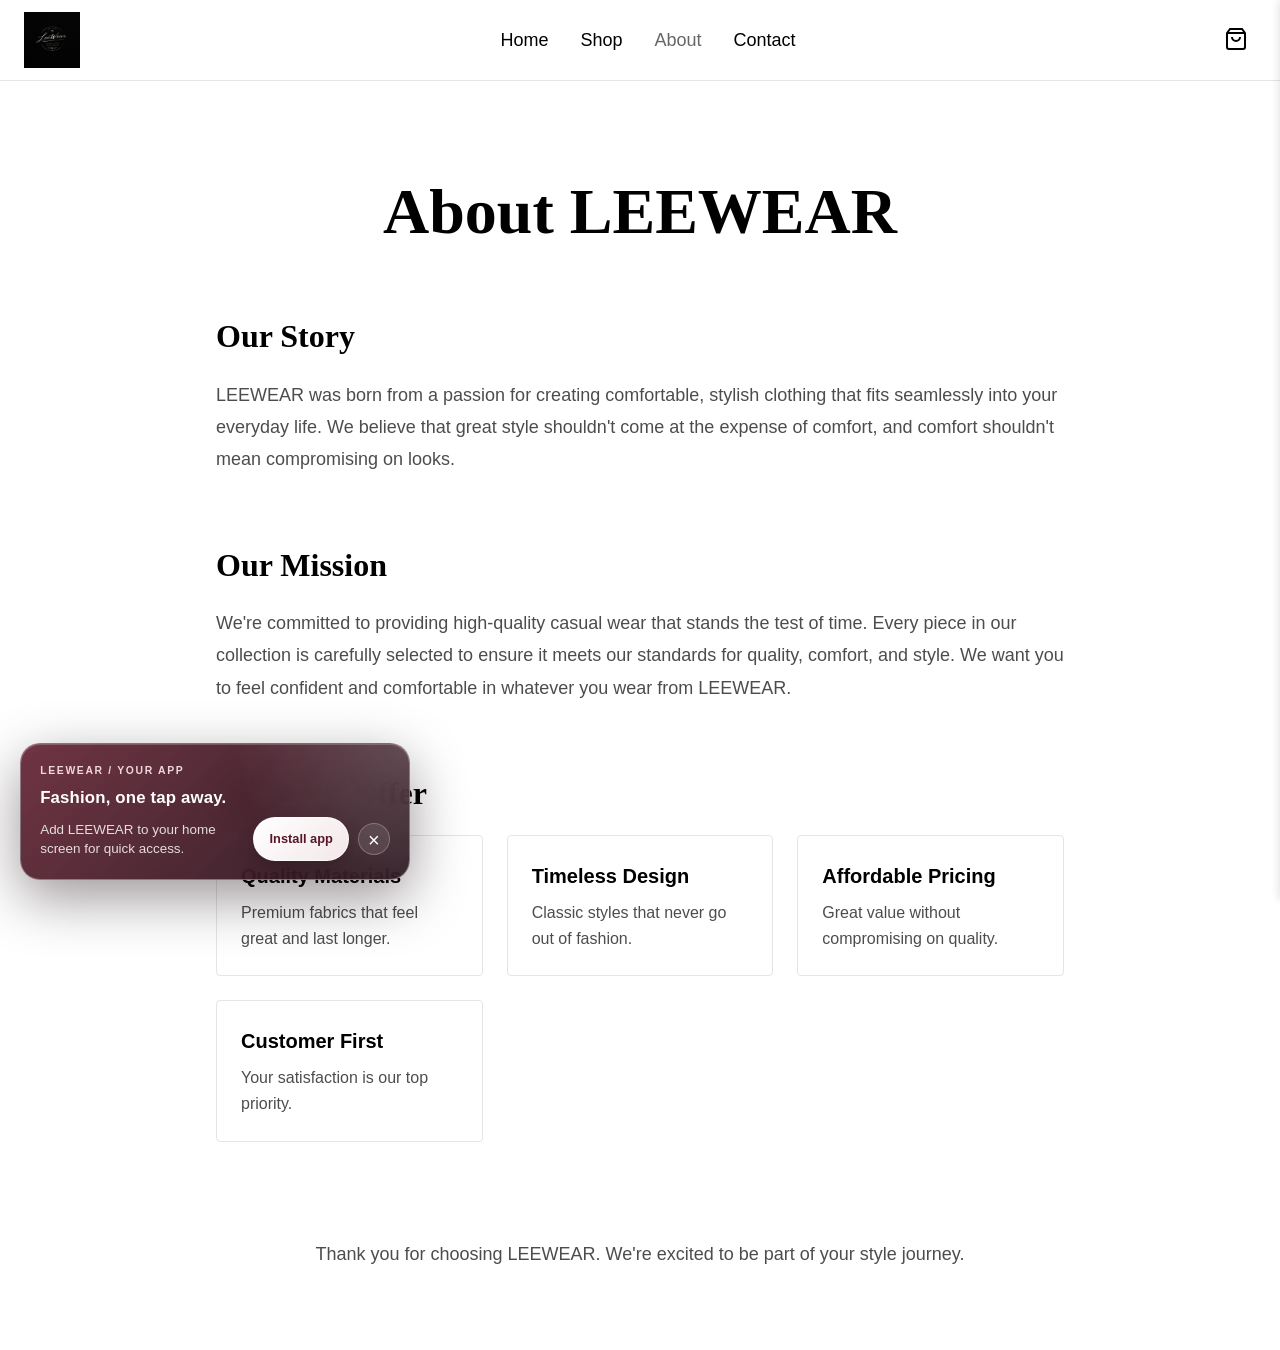
<file: about.html>
<!DOCTYPE html>
<html lang="en">
<head>
    <meta charset="UTF-8">
    <meta name="viewport" content="width=device-width, initial-scale=1.0">
    <meta name="theme-color" content="#000000">
    <link rel="icon" type="image/png" href="logo.png">
    <link rel="apple-touch-icon" href="logo.png">
    <link rel="manifest" href="manifest.webmanifest">
    <title>About - LEEWEAR</title>
    <link rel="stylesheet" href="styles.css">
    <link href="https://fonts.cdnfonts.com/css/palace-script-mt" rel="stylesheet">
    <link href="https://fonts.cdnfonts.com/css/niagara-solid" rel="stylesheet">
</head>
<body>
    <!-- Navigation -->
    <nav class="navbar">
        <div class="nav-container">
            <a href="index.html" class="logo">
                <img src="logo.png" alt="LEEWEAR logo" class="logo-img">
            </a>
            
            <div class="nav-links">
                <a href="index.html" class="nav-link">Home</a>
                <a href="shop.html" class="nav-link">Shop</a>
                <a href="about.html" class="nav-link active">About</a>
                <a href="contact.html" class="nav-link">Contact</a>
            </div>

            <div class="nav-actions">
                <button class="cart-btn" onclick="toggleCart()">
                    <svg width="24" height="24" viewBox="0 0 24 24" fill="none" stroke="currentColor" stroke-width="2">
                        <path d="M6 2L3 6v14a2 2 0 0 0 2 2h14a2 2 0 0 0 2-2V6l-3-4z"></path>
                        <line x1="3" y1="6" x2="21" y2="6"></line>
                        <path d="M16 10a4 4 0 0 1-8 0"></path>
                    </svg>
                    <span class="cart-count" id="cart-count">0</span>
                </button>
                <button class="mobile-menu-btn" onclick="toggleMobileMenu()">
                    <svg id="menu-icon" width="24" height="24" viewBox="0 0 24 24" fill="none" stroke="currentColor" stroke-width="2">
                        <line x1="3" y1="12" x2="21" y2="12"></line>
                        <line x1="3" y1="6" x2="21" y2="6"></line>
                        <line x1="3" y1="18" x2="21" y2="18"></line>
                    </svg>
                </button>
            </div>
        </div>

        <div class="mobile-menu" id="mobile-menu">
            <a href="index.html" class="mobile-link">Home</a>
            <a href="shop.html" class="mobile-link">Shop</a>
            <a href="about.html" class="mobile-link">About</a>
            <a href="contact.html" class="mobile-link">Contact</a>
        </div>
    </nav>

    <!-- About Content -->
    <div class="about-container">
        <h1 class="page-title">About LEEWEAR</h1>

        <div class="about-sections">
            <section class="about-section">
                <h2 class="about-heading">Our Story</h2>
                <p class="about-paragraph">
                    LEEWEAR was born from a passion for creating comfortable, stylish clothing that
                    fits seamlessly into your everyday life. We believe that great style shouldn't
                    come at the expense of comfort, and comfort shouldn't mean compromising on looks.
                </p>
            </section>

            <section class="about-section">
                <h2 class="about-heading">Our Mission</h2>
                <p class="about-paragraph">
                    We're committed to providing high-quality casual wear that stands the test of time.
                    Every piece in our collection is carefully selected to ensure it meets our standards
                    for quality, comfort, and style. We want you to feel confident and comfortable in
                    whatever you wear from LEEWEAR.
                </p>
            </section>

            <section class="about-section">
                <h2 class="about-heading">What We Offer</h2>
                <div class="features-grid">
                    <div class="feature-card">
                        <h3 class="feature-title">Quality Materials</h3>
                        <p class="feature-text">Premium fabrics that feel great and last longer.</p>
                    </div>
                    <div class="feature-card">
                        <h3 class="feature-title">Timeless Design</h3>
                        <p class="feature-text">Classic styles that never go out of fashion.</p>
                    </div>
                    <div class="feature-card">
                        <h3 class="feature-title">Affordable Pricing</h3>
                        <p class="feature-text">Great value without compromising on quality.</p>
                    </div>
                    <div class="feature-card">
                        <h3 class="feature-title">Customer First</h3>
                        <p class="feature-text">Your satisfaction is our top priority.</p>
                    </div>
                </div>
            </section>

            <section class="about-closing">
                <p class="about-paragraph">
                    Thank you for choosing LEEWEAR. We're excited to be part of your style journey.
                </p>
            </section>
        </div>
    </div>

    <!-- Cart Sidebar -->
    <div class="cart-overlay" id="cart-overlay" onclick="toggleCart()"></div>
    <div class="cart-sidebar" id="cart-sidebar">
        <div class="cart-header">
            <h2 class="cart-title">Shopping Cart</h2>
            <button class="close-btn" onclick="toggleCart()">
                <svg width="24" height="24" viewBox="0 0 24 24" fill="none" stroke="currentColor" stroke-width="2">
                    <line x1="18" y1="6" x2="6" y2="18"></line>
                    <line x1="6" y1="6" x2="18" y2="18"></line>
                </svg>
            </button>
        </div>
        <div class="cart-items" id="cart-items">
            <div class="empty-cart">
                <p>Your cart is empty</p>
            </div>
        </div>
        <div class="cart-footer" id="cart-footer" style="display: none;">
            <div class="cart-total">
                <span>Total:</span>
                <span class="total-price" id="total-price">KSH 0</span>
            </div>
            <button class="btn-checkout" onclick="checkout()">Proceed to Order</button>
        </div>
    </div>

    <script src="cart.js"></script>
    <script src="main.js"></script>
</body>
</html>
</file>
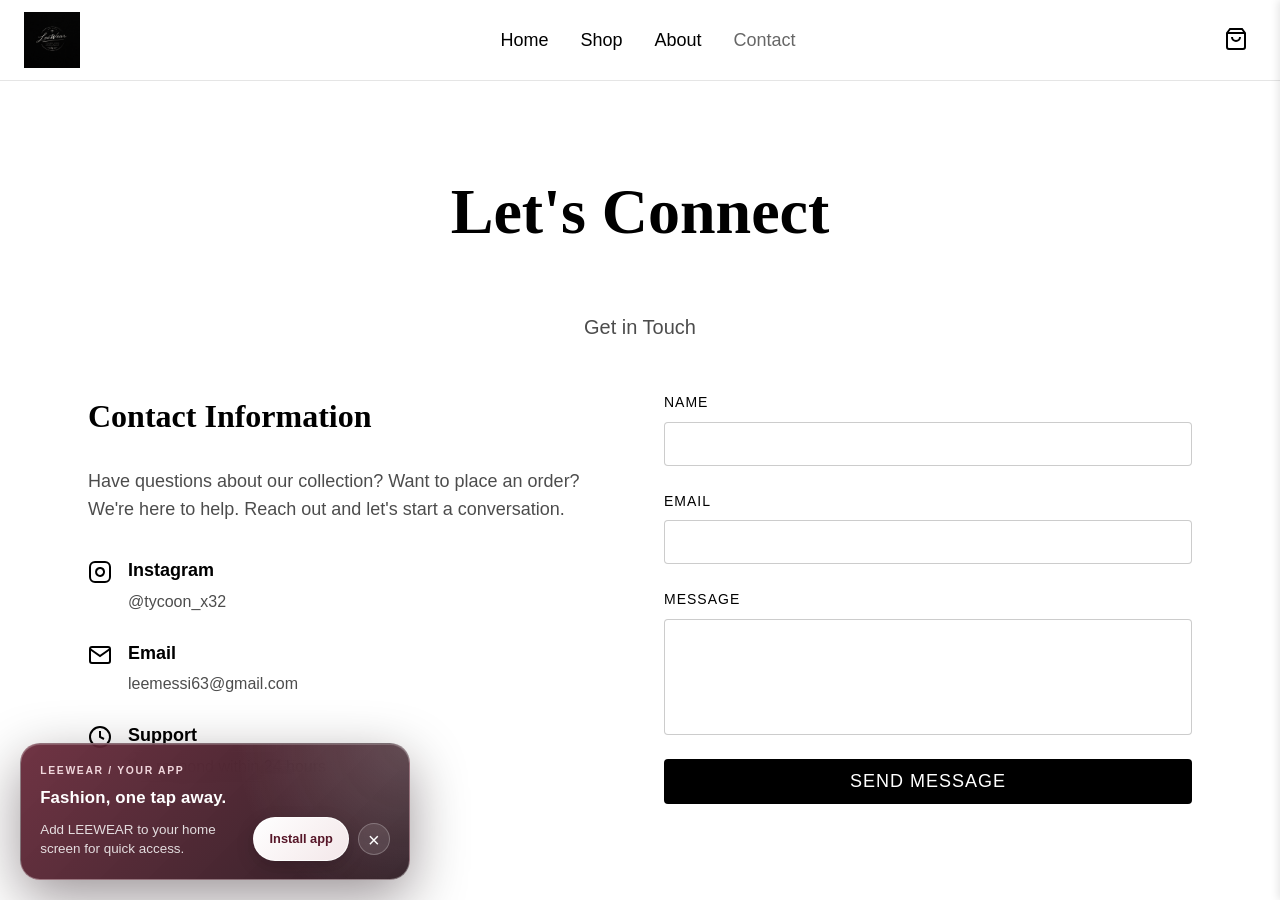
<file: contact.html>
<!DOCTYPE html>
<html lang="en">
<head>
    <meta charset="UTF-8">
    <meta name="viewport" content="width=device-width, initial-scale=1.0">
    <meta name="theme-color" content="#000000">
    <link rel="icon" type="image/png" href="logo.png">
    <link rel="apple-touch-icon" href="logo.png">
    <link rel="manifest" href="manifest.webmanifest">
    <title>Contact - LEEWEAR</title>
    <link rel="stylesheet" href="styles.css">
    <link href="https://fonts.cdnfonts.com/css/palace-script-mt" rel="stylesheet">
    <link href="https://fonts.cdnfonts.com/css/niagara-solid" rel="stylesheet">
</head>
<body>
    <!-- Navigation -->
    <nav class="navbar">
        <div class="nav-container">
            <a href="index.html" class="logo">
                <img src="logo.png" alt="LEEWEAR logo" class="logo-img">
            </a>
            
            <div class="nav-links">
                <a href="index.html" class="nav-link">Home</a>
                <a href="shop.html" class="nav-link">Shop</a>
                <a href="about.html" class="nav-link">About</a>
                <a href="contact.html" class="nav-link active">Contact</a>
            </div>

            <div class="nav-actions">
                <button class="cart-btn" onclick="toggleCart()">
                    <svg width="24" height="24" viewBox="0 0 24 24" fill="none" stroke="currentColor" stroke-width="2">
                        <path d="M6 2L3 6v14a2 2 0 0 0 2 2h14a2 2 0 0 0 2-2V6l-3-4z"></path>
                        <line x1="3" y1="6" x2="21" y2="6"></line>
                        <path d="M16 10a4 4 0 0 1-8 0"></path>
                    </svg>
                    <span class="cart-count" id="cart-count">0</span>
                </button>
                <button class="mobile-menu-btn" onclick="toggleMobileMenu()">
                    <svg id="menu-icon" width="24" height="24" viewBox="0 0 24 24" fill="none" stroke="currentColor" stroke-width="2">
                        <line x1="3" y1="12" x2="21" y2="12"></line>
                        <line x1="3" y1="6" x2="21" y2="6"></line>
                        <line x1="3" y1="18" x2="21" y2="18"></line>
                    </svg>
                </button>
            </div>
        </div>

        <div class="mobile-menu" id="mobile-menu">
            <a href="index.html" class="mobile-link">Home</a>
            <a href="shop.html" class="mobile-link">Shop</a>
            <a href="about.html" class="mobile-link">About</a>
            <a href="contact.html" class="mobile-link">Contact</a>
        </div>
    </nav>

    <!-- Contact Content -->
    <div class="contact-container">
        <div class="contact-header">
            <h1 class="page-title">Let's Connect</h1>
            <p class="contact-subtitle">Get in Touch</p>
        </div>

        <div class="contact-grid">
            <!-- Contact Info -->
            <div class="contact-info">
                <h2 class="contact-heading">Contact Information</h2>
                <p class="contact-intro">
                    Have questions about our collection? Want to place an order? We're here to help.
                    Reach out and let's start a conversation.
                </p>

                <div class="contact-details">
                    <div class="contact-item">
                        <svg width="24" height="24" viewBox="0 0 24 24" fill="none" stroke="currentColor" stroke-width="2">
                            <rect x="2" y="2" width="20" height="20" rx="5" ry="5"></rect>
                            <path d="M16 11.37A4 4 0 1 1 12.63 8 4 4 0 0 1 16 11.37z"></path>
                            <line x1="17.5" y1="6.5" x2="17.51" y2="6.5"></line>
                        </svg>
                        <div>
                            <h3>Instagram</h3>
                            <a href="https://instagram.com/tycoon_x32" target="_blank">@tycoon_x32</a>
                        </div>
                    </div>

                    <div class="contact-item">
                        <svg width="24" height="24" viewBox="0 0 24 24" fill="none" stroke="currentColor" stroke-width="2">
                            <path d="M4 4h16c1.1 0 2 .9 2 2v12c0 1.1-.9 2-2 2H4c-1.1 0-2-.9-2-2V6c0-1.1.9-2 2-2z"></path>
                            <polyline points="22,6 12,13 2,6"></polyline>
                        </svg>
                        <div>
                            <h3>Email</h3>
                            <a href="mailto:leemessi63@gmail.com">leemessi63@gmail.com</a>
                        </div>
                    </div>

                    <div class="contact-item">
                        <svg width="24" height="24" viewBox="0 0 24 24" fill="none" stroke="currentColor" stroke-width="2">
                            <circle cx="12" cy="12" r="10"></circle>
                            <polyline points="12 6 12 12 16 14"></polyline>
                        </svg>
                        <div>
                            <h3>Support</h3>
                            <p>We respond within 24 hours</p>
                        </div>
                    </div>
                </div>
            </div>

            <!-- Contact Form -->
            <div class="contact-form-container">
                <form class="contact-form" onsubmit="submitContactForm(event)">
                    <div class="form-group">
                        <label for="name">NAME</label>
                        <input type="text" id="name" name="name" required>
                    </div>

                    <div class="form-group">
                        <label for="email">EMAIL</label>
                        <input type="email" id="email" name="email" required>
                    </div>

                    <div class="form-group">
                        <label for="message">MESSAGE</label>
                        <textarea id="message" name="message" rows="5" required></textarea>
                    </div>

                    <button type="submit" class="btn-submit">SEND MESSAGE</button>
                </form>
            </div>
        </div>
    </div>

    <!-- Cart Sidebar -->
    <div class="cart-overlay" id="cart-overlay" onclick="toggleCart()"></div>
    <div class="cart-sidebar" id="cart-sidebar">
        <div class="cart-header">
            <h2 class="cart-title">Shopping Cart</h2>
            <button class="close-btn" onclick="toggleCart()">
                <svg width="24" height="24" viewBox="0 0 24 24" fill="none" stroke="currentColor" stroke-width="2">
                    <line x1="18" y1="6" x2="6" y2="18"></line>
                    <line x1="6" y1="6" x2="18" y2="18"></line>
                </svg>
            </button>
        </div>
        <div class="cart-items" id="cart-items">
            <div class="empty-cart">
                <p>Your cart is empty</p>
            </div>
        </div>
        <div class="cart-footer" id="cart-footer" style="display: none;">
            <div class="cart-total">
                <span>Total:</span>
                <span class="total-price" id="total-price">KSH 0</span>
            </div>
            <button class="btn-checkout" onclick="checkout()">Proceed to Order</button>
        </div>
    </div>

    <script src="cart.js"></script>
    <script src="main.js"></script>
    <script>
        function submitContactForm(e) {
            e.preventDefault();
            const name = document.getElementById('name').value;
            const email = document.getElementById('email').value;
            const message = document.getElementById('message').value;
            
            const subject = `Message from ${name}`;
            const body = `Name: ${name}\nEmail: ${email}\n\nMessage:\n${message}`;
            
            window.location.href = `mailto:leemessi63@gmail.com?subject=${encodeURIComponent(subject)}&body=${encodeURIComponent(body)}`;
            
            // Reset form
            e.target.reset();
        }
    </script>
</body>
</html>
</file>
<file: styles.css>
* {
    margin: 0;
    padding: 0;
    box-sizing: border-box;
}

body {
    font-family: 'Niagara Solid', sans-serif;
    background-color: #ffffff;
    color: #000000;
    line-height: 1.6;
}

/* Navigation */
.navbar {
    background-color: #ffffff;
    border-bottom: 1px solid rgba(0, 0, 0, 0.1);
    position: sticky;
    top: 0;
    z-index: 40;
}

.nav-container {
    max-width: 1280px;
    margin: 0 auto;
    padding: 0 1.5rem;
    display: flex;
    justify-content: space-between;
    align-items: center;
    height: 80px;
}

.logo {
    display: inline-flex;
    align-items: center;
    text-decoration: none;
}

.logo-img {
    display: block;
    width: auto;
    max-height: 56px;
}

.nav-links {
    display: flex;
    gap: 2rem;
}

.nav-link {
    color: #000000;
    text-decoration: none;
    font-size: 1.125rem;
    transition: color 0.3s;
}

.nav-link:hover,
.nav-link.active {
    color: rgba(0, 0, 0, 0.6);
}

.nav-actions {
    display: flex;
    align-items: center;
    gap: 0.5rem;
}

.cart-btn,
.mobile-menu-btn {
    background: none;
    border: none;
    cursor: pointer;
    padding: 0.5rem;
    border-radius: 50%;
    transition: background-color 0.3s;
    position: relative;
}

.cart-btn:hover,
.mobile-menu-btn:hover {
    background-color: rgba(0, 0, 0, 0.05);
}

.cart-count {
    position: absolute;
    top: -4px;
    right: -4px;
    background-color: #000000;
    color: #ffffff;
    font-size: 0.75rem;
    width: 20px;
    height: 20px;
    border-radius: 50%;
    display: none;
    align-items: center;
    justify-content: center;
}

.cart-count.active {
    display: flex;
}

.mobile-menu-btn {
    display: none;
}

.mobile-menu {
    display: none;
    padding-bottom: 1rem;
}

.mobile-menu.active {
    display: block;
}

.mobile-link {
    display: block;
    padding: 0.5rem 1rem;
    color: #000000;
    text-decoration: none;
    font-size: 1.125rem;
    transition: background-color 0.3s;
}

.mobile-link:hover {
    background-color: rgba(0, 0, 0, 0.05);
}

/* Hero Section */
.hero {
    min-height: 600px;
    height: 80vh;
    position: relative;
    display: flex;
    align-items: center;
    justify-content: center;
    background-image: linear-gradient(rgba(0, 0, 0, 0.35), rgba(0, 0, 0, 0.35)), url("hero.png");
    background-size: cover;
    background-position: center;
    background-repeat: no-repeat;
    color: #ffffff;
}

.hero-content {
    position: absolute;
    bottom: 2rem;
    left: 2rem;
    padding: 0;
}

/* Mobile responsiveness for hero */
@media (max-width: 768px) {
    .hero {
        height: 70vh;
        min-height: 400px;
    }

    .hero-content {
        bottom: 1.5rem;
        left: 1.5rem;
    }
}

@media (max-width: 480px) {
    .hero {
        height: 60vh;
        min-height: 300px;
    }

    .hero-content {
        bottom: 1rem;
        left: 1rem;
    }
}

.hero-title {
    font-family: 'Palace Script MT', cursive;
    font-size: 6rem;
    margin-bottom: 1.5rem;
    color: #ffffff;
}

.hero-subtitle {
    font-size: 1.5rem;
    color: rgba(255, 255, 255, 0.85);
    margin-bottom: 2rem;
}

/* Buttons */
.btn-primary,
.btn-secondary,
.btn-submit {
    display: inline-block;
    padding: 0.75rem 2rem;
    border-radius: 4px;
    text-decoration: none;
    font-size: 1.125rem;
    transition: all 0.3s;
    cursor: pointer;
    border: none;
}

.btn-primary {
    background-color: #000000;
    color: #ffffff;
}

.btn-primary:hover {
    background-color: rgba(0, 0, 0, 0.8);
}

.btn-secondary {
    background-color: transparent;
    color: #ffffff;
    border: 2px solid #ffffff;
}

.btn-secondary:hover {
    background-color: #ffffff;
    color: #000000;
}

.btn-submit {
    width: 100%;
    background-color: #000000;
    color: #ffffff;
    text-transform: uppercase;
    letter-spacing: 1px;
}

.btn-submit:hover {
    background-color: rgba(0, 0, 0, 0.8);
}

.pwa-install-banner {
    position: fixed;
    left: 1.25rem;
    bottom: 1.25rem;
    z-index: 1200;
    width: min(390px, calc(100vw - 2.5rem));
    overflow: hidden;
    border: 1px solid rgba(255, 255, 255, .32);
    border-radius: 20px;
    background:
        radial-gradient(circle at 100% 0, rgba(255, 255, 255, .18), transparent 42%),
        linear-gradient(135deg, rgba(92, 24, 42, .88), rgba(31, 12, 20, .92));
    color: #ffffff;
    box-shadow: 0 18px 55px rgba(20, 3, 10, .42), inset 0 1px 0 rgba(255, 255, 255, .2);
    padding: 1.15rem 1.2rem;
    opacity: 0;
    transform: translate(-12px, 16px) scale(.98);
    transition: opacity .22s ease, transform .22s ease;
    -webkit-backdrop-filter: blur(22px) saturate(145%);
    backdrop-filter: blur(22px) saturate(145%);
}

.pwa-install-banner.is-visible {
    opacity: 1;
    transform: translate(0, 0) scale(1);
}

.pwa-install-banner.is-leaving {
    opacity: 0;
    transform: translate(-8px, 12px) scale(.98);
}

.pwa-install-content {
    display: grid;
    grid-template-columns: 1fr auto;
    align-items: center;
    gap: .35rem .75rem;
}

.pwa-install-eyebrow {
    grid-column: 1 / -1;
    color: #f0d7dc;
    font-size: .65rem;
    font-weight: 800;
    letter-spacing: .16em;
}

.pwa-install-title {
    grid-column: 1 / -1;
    color: #fff;
    font-size: 1.05rem;
    letter-spacing: .01em;
}

.pwa-install-message {
    color: rgba(255, 255, 255, .84);
    font-size: .84rem;
    line-height: 1.45;
}

.pwa-install-actions {
    display: flex;
    align-items: center;
    gap: .55rem;
}

.pwa-install-button {
    min-height: 2.55rem;
    padding: .65rem .95rem;
    border: 1px solid rgba(255, 255, 255, .82);
    border-radius: 999px;
    background: linear-gradient(135deg, #fff, #f3e7e9);
    color: #571729;
    cursor: pointer;
    font: inherit;
    font-size: .8rem;
    font-weight: 800;
    white-space: nowrap;
    box-shadow: 0 6px 18px rgba(17, 4, 9, .2);
    transition: transform .18s ease, box-shadow .18s ease;
}

.pwa-install-button:hover {
    transform: translateY(-1px);
    box-shadow: 0 9px 22px rgba(17, 4, 9, .28);
}

.pwa-install-button:focus-visible,
.pwa-install-close:focus-visible {
    outline: 2px solid #fff;
    outline-offset: 3px;
}

.pwa-install-close {
    display: grid;
    width: 2rem;
    height: 2rem;
    place-items: center;
    border: 1px solid rgba(255, 255, 255, .24);
    border-radius: 50%;
    background: rgba(255, 255, 255, .1);
    color: #ffffff;
    cursor: pointer;
    font: inherit;
    font-size: 1.25rem;
}

@media (max-width: 480px) {
    .pwa-install-banner {
        left: .75rem;
        bottom: .75rem;
        width: calc(100vw - 1.5rem);
    }

    .pwa-install-content {
        gap: .35rem .55rem;
    }

    .pwa-install-message {
        font-size: .78rem;
    }
}

@media (prefers-reduced-motion: reduce) {
    .pwa-install-banner,
    .pwa-install-button {
        transition: none;
    }
}

/* Categories Section */
.categories-section {
    max-width: 1280px;
    margin: 0 auto;
    padding: 5rem 1.5rem;
}

.section-title {
    font-family: 'Palace Script MT', cursive;
    font-size: 3rem;
    text-align: center;
    margin-bottom: 3rem;
}

.categories-grid {
    display: grid;
    grid-template-columns: repeat(auto-fit, minmax(250px, 1fr));
    gap: 2rem;
}

.category-card {
    position: relative;
    height: 16rem;
    overflow: hidden;
    border-radius: 4px;
    text-decoration: none;
    background-color: rgba(0, 0, 0, 0.1);
}

.category-overlay {
    position: absolute;
    inset: 0;
    background-color: rgba(0, 0, 0, 0.2);
    transition: background-color 0.3s;
    z-index: 10;
}

.category-card:hover .category-overlay {
    background-color: rgba(0, 0, 0, 0.1);
}

.category-name {
    position: absolute;
    inset: 0;
    display: flex;
    align-items: center;
    justify-content: center;
    color: #ffffff;
    font-size: 1.875rem;
    z-index: 20;
}

/* About Preview */
.about-preview {
    background-color: #000000;
    color: #ffffff;
    padding: 5rem 1rem;
}

.about-content {
    max-width: 56rem;
    margin: 0 auto;
    text-align: center;
}

.about-text {
    font-size: 1.125rem;
    color: rgba(255, 255, 255, 0.8);
    margin-bottom: 2rem;
}

/* Shop Page */
.shop-container {
    max-width: 1280px;
    margin: 0 auto;
    padding: 3rem 1.5rem;
}

.page-title {
    font-family: 'Palace Script MT', cursive;
    font-size: 4rem;
    text-align: center;
    margin-bottom: 3rem;
}

.shop-sale-note {
    margin: -2rem auto 2.5rem;
    color: #571625;
    text-align: center;
}

.shop-sale-note strong {
    color: var(--season-accent, #8c2036);
}

.category-filter {
    display: flex;
    justify-content: center;
    gap: 1rem;
    margin-bottom: 3rem;
    flex-wrap: wrap;
}

.filter-btn {
    padding: 0.5rem 1.5rem;
    border-radius: 4px;
    border: 1px solid rgba(0, 0, 0, 0.2);
    background-color: #ffffff;
    color: #000000;
    cursor: pointer;
    transition: all 0.3s;
}

.filter-btn:hover,
.filter-btn.active {
    background-color: #000000;
    color: #ffffff;
    border-color: #000000;
}

.products-grid {
    display: grid;
    grid-template-columns: repeat(auto-fill, minmax(250px, 1fr));
    gap: 2rem;
}

/* Product Card */
.product-card {
    cursor: default;
}

.product-image-container {
    position: relative;
    aspect-ratio: 3/4;
    overflow: hidden;
    margin-bottom: 0.75rem;
}

.product-image {
    width: 100%;
    height: 100%;
    object-fit: cover;
    transition: transform 0.3s;
}

.gallery-controls {
    position: absolute;
    z-index: 2;
    top: 50%;
    right: 0.6rem;
    left: 0.6rem;
    display: flex;
    align-items: center;
    justify-content: space-between;
    transform: translateY(-50%);
    pointer-events: none;
}

.gallery-control {
    display: grid;
    width: 2.25rem;
    height: 2.25rem;
    place-items: center;
    border: 1px solid rgba(255, 255, 255, 0.55);
    border-radius: 50%;
    background: rgba(25, 8, 13, 0.78);
    color: #fff;
    cursor: pointer;
    font-size: 1.5rem;
    line-height: 1;
    pointer-events: auto;
}

.gallery-control:focus-visible {
    outline: 2px solid #f3d48f;
    outline-offset: 2px;
}

.gallery-counter {
    position: absolute;
    right: 50%;
    padding: 0.25rem 0.5rem;
    border-radius: 999px;
    background: rgba(25, 8, 13, 0.78);
    color: #fff;
    font-size: 0.75rem;
    transform: translateX(50%);
}

.product-card:hover .product-image {
    transform: scale(1.05);
}

.product-info {
    position: absolute;
    bottom: 0;
    left: 0;
    right: 0;
    background: linear-gradient(to top, rgba(0, 0, 0, 0.7), transparent);
    padding: 1rem;
}

.product-name {
    color: #ffffff;
    font-size: 1.125rem;
    margin-bottom: 0.25rem;
}

.product-price {
    color: #ffffff;
    font-weight: 600;
}

.price-original {
    margin-right: 0.4rem;
    color: rgba(255,255,255,.72);
    font-size: .82em;
    text-decoration: line-through;
}

.price-current {
    color: #f3d48f;
}

.price-saving {
    display: block;
    margin-top: 0.15rem;
    color: #f3d48f;
    font-size: .72rem;
    letter-spacing: .08em;
}

.add-to-cart-btn {
    width: 100%;
    background-color: #000000;
    color: #ffffff;
    padding: 0.5rem;
    border: none;
    border-radius: 4px;
    cursor: pointer;
    opacity: 0;
    transition: opacity 0.3s;
}

.product-card:hover .add-to-cart-btn {
    opacity: 1;
}

/* About Page */
.about-container {
    max-width: 56rem;
    margin: 0 auto;
    padding: 5rem 1.5rem;
}

.about-sections {
    display: flex;
    flex-direction: column;
    gap: 2rem;
}

.about-section {
    margin-bottom: 2rem;
}

.about-heading {
    font-family: 'Palace Script MT', cursive;
    font-size: 2rem;
    margin-bottom: 1rem;
}

.about-paragraph {
    font-size: 1.125rem;
    color: rgba(0, 0, 0, 0.7);
    line-height: 1.8;
}

.features-grid {
    display: grid;
    grid-template-columns: repeat(auto-fit, minmax(250px, 1fr));
    gap: 1.5rem;
}

.feature-card {
    border: 1px solid rgba(0, 0, 0, 0.1);
    padding: 1.5rem;
    border-radius: 4px;
}

.feature-title {
    font-size: 1.25rem;
    font-weight: 600;
    margin-bottom: 0.5rem;
}

.feature-text {
    color: rgba(0, 0, 0, 0.7);
}

.about-closing {
    text-align: center;
    padding-top: 2rem;
}

/* Contact Page */
.contact-container {
    max-width: 1152px;
    margin: 0 auto;
    padding: 5rem 1.5rem;
}

.contact-header {
    text-align: center;
    margin-bottom: 3rem;
}

.contact-subtitle {
    font-size: 1.25rem;
    color: rgba(0, 0, 0, 0.7);
}

.contact-grid {
    display: grid;
    grid-template-columns: repeat(auto-fit, minmax(350px, 1fr));
    gap: 3rem;
}

.contact-heading {
    font-family: 'Palace Script MT', cursive;
    font-size: 2rem;
    margin-bottom: 1.5rem;
}

.contact-intro {
    font-size: 1.125rem;
    color: rgba(0, 0, 0, 0.7);
    margin-bottom: 2rem;
}

.contact-details {
    display: flex;
    flex-direction: column;
    gap: 1.5rem;
}

.contact-item {
    display: flex;
    gap: 1rem;
}

.contact-item svg {
    flex-shrink: 0;
    margin-top: 0.25rem;
}

.contact-item h3 {
    font-size: 1.125rem;
    font-weight: 600;
    margin-bottom: 0.25rem;
}

.contact-item a {
    color: rgba(0, 0, 0, 0.7);
    text-decoration: none;
    transition: color 0.3s;
}

.contact-item a:hover {
    color: #000000;
}

.contact-item p {
    color: rgba(0, 0, 0, 0.7);
}

/* Contact Form */
.contact-form {
    display: flex;
    flex-direction: column;
    gap: 1.5rem;
}

.form-group {
    display: flex;
    flex-direction: column;
}

.form-group label {
    font-size: 0.875rem;
    font-weight: 500;
    margin-bottom: 0.5rem;
    text-transform: uppercase;
    letter-spacing: 1px;
}

.form-group input,
.form-group textarea {
    padding: 0.75rem 1rem;
    border: 1px solid rgba(0, 0, 0, 0.2);
    border-radius: 4px;
    font-family: 'Niagara Solid', sans-serif;
    font-size: 1rem;
    transition: border-color 0.3s;
}

.form-group input:focus,
.form-group textarea:focus {
    outline: none;
    border-color: #000000;
}

.form-group textarea {
    resize: none;
}

/* Cart Sidebar */
.cart-overlay {
    position: fixed;
    inset: 0;
    background-color: rgba(0, 0, 0, 0.5);
    z-index: 40;
    display: none;
}

.cart-overlay.active {
    display: block;
}

.cart-sidebar {
    position: fixed;
    top: 0;
    right: 0;
    height: 100%;
    width: 100%;
    max-width: 28rem;
    background-color: #ffffff;
    box-shadow: -2px 0 8px rgba(0, 0, 0, 0.1);
    z-index: 50;
    transform: translateX(100%);
    transition: transform 0.3s;
    display: flex;
    flex-direction: column;
}

.cart-sidebar.active {
    transform: translateX(0);
}

.cart-header {
    display: flex;
    align-items: center;
    justify-content: space-between;
    padding: 1.5rem;
    border-bottom: 1px solid rgba(0, 0, 0, 0.1);
}

.cart-title {
    font-family: 'Palace Script MT', cursive;
    font-size: 1.5rem;
}

.close-btn {
    background: none;
    border: none;
    cursor: pointer;
    padding: 0.5rem;
    border-radius: 50%;
    transition: background-color 0.3s;
}

.close-btn:hover {
    background-color: rgba(0, 0, 0, 0.05);
}

.cart-items {
    flex: 1;
    overflow-y: auto;
    padding: 1.5rem;
}

.empty-cart {
    text-align: center;
    padding: 3rem 0;
    color: rgba(0, 0, 0, 0.6);
}

.cart-item {
    display: flex;
    gap: 1rem;
    border-bottom: 1px solid rgba(0, 0, 0, 0.1);
    padding-bottom: 1rem;
    margin-bottom: 1rem;
}

.cart-item-image {
    width: 80px;
    height: 80px;
    object-fit: cover;
    border-radius: 4px;
}

.cart-item-details {
    flex: 1;
}

.cart-item-name {
    font-weight: 500;
    margin-bottom: 0.25rem;
}

.cart-item-price {
    font-size: 0.875rem;
    color: rgba(0, 0, 0, 0.6);
    margin-bottom: 0.5rem;
}

.cart-item-actions {
    display: flex;
    align-items: center;
    gap: 0.5rem;
}

.quantity-btn {
    background: none;
    border: none;
    cursor: pointer;
    padding: 0.25rem;
    border-radius: 4px;
    transition: background-color 0.3s;
}

.quantity-btn:hover {
    background-color: rgba(0, 0, 0, 0.05);
}

.quantity {
    width: 2rem;
    text-align: center;
}

.remove-btn {
    background: none;
    border: none;
    cursor: pointer;
    padding: 0.25rem;
    color: #dc2626;
    margin-left: auto;
    border-radius: 4px;
    transition: background-color 0.3s;
}

.remove-btn:hover {
    background-color: #fef2f2;
}

.cart-footer {
    border-top: 1px solid rgba(0, 0, 0, 0.1);
    padding: 1.5rem;
}

.cart-promo {
    margin-bottom: 1rem;
    padding: .8rem;
    border: 1px solid rgba(140,32,54,.25);
}

.cart-promo label {
    display: block;
    margin-bottom: .5rem;
    color: #761b30;
    font-size: .8rem;
    font-weight: 700;
    letter-spacing: .06em;
    text-transform: uppercase;
}

.promo-form {
    display: flex;
    gap: .45rem;
}

.promo-code-input {
    flex: 1;
    min-width: 0;
    padding: .65rem;
    border: 1px solid rgba(0,0,0,.2);
    font: inherit;
}

.promo-submit {
    padding: 0 .8rem;
    border: 0;
    background: #761b30;
    color: #fff;
    cursor: pointer;
    font-weight: 700;
}

.promo-status {
    min-height: 1em;
    margin-top: .45rem;
    color: #761b30;
    font-size: .8rem;
}

.cart-savings {
    margin-bottom: .75rem;
    color: #761b30;
    font-weight: 600;
}

.cart-item-price .price-original {
    color: rgba(0,0,0,.55);
}

.cart-item-price .price-saving {
    color: #761b30;
}

.cart-total {
    display: flex;
    justify-content: space-between;
    align-items: center;
    margin-bottom: 1rem;
    font-size: 1.125rem;
}

.total-price {
    font-size: 1.5rem;
    font-weight: bold;
}

.btn-checkout {
    width: 100%;
    background-color: #000000;
    color: #ffffff;
    padding: 0.75rem;
    border: none;
    border-radius: 4px;
    cursor: pointer;
    transition: background-color 0.3s;
}

.btn-checkout:hover {
    background-color: rgba(0, 0, 0, 0.8);
}

/* Responsive Design */
@media (max-width: 768px) {
    .nav-links {
        display: none;
    }

    .mobile-menu-btn {
        display: block;
    }

    .hero-title {
        font-size: 4rem;
    }

    .hero-subtitle {
        font-size: 1.25rem;
    }

    .section-title {
        font-size: 2.5rem;
    }

    .page-title {
        font-size: 3rem;
    }

    .contact-grid {
        grid-template-columns: 1fr;
    }

    .cart-sidebar {
        max-width: 100%;
    }
}

@media (max-width: 480px) {
    .hero-title {
        font-size: 3rem;
    }

    .categories-grid {
        grid-template-columns: 1fr;
    }

    .products-grid {
        grid-template-columns: repeat(2, 1fr);
        gap: 1rem;
    }
}

/* Christmas and New Year shop theme */
.shop-page {
    min-height: 100vh;
    background:
        radial-gradient(ellipse at 50% 0, rgba(111,24,46,.3), transparent 48rem),
        #10070a;
    color: #f5f2ed;
}

.shop-christmas-banner {
    position: relative;
    z-index: 41;
    padding: 10px 15px;
    background: linear-gradient(90deg, var(--season-deep, #6d1428), var(--season-primary, #a52a3e), var(--season-deep, #6d1428));
    color: #fff4df;
    text-align: center;
    font-size: 9px;
    font-weight: 900;
    letter-spacing: 2px;
    text-transform: uppercase;
}

.shop-page .navbar {
    background: rgba(16,7,10,.96);
    border-bottom: 1px solid rgba(229,191,125,.22);
    backdrop-filter: blur(16px);
}

.shop-page .nav-link,
.shop-page .cart-btn,
.shop-page .mobile-menu-btn {
    color: #f5f2ed;
}

.shop-page .cart-count {
    background: #e5bf7d;
    color: #10070a;
}

.shop-page .nav-link:hover,
.shop-page .nav-link.active,
.shop-page .mobile-link:hover {
    color: #e5bf7d;
}

.shop-page .mobile-menu {
    background: #1b0c11;
}

.shop-page .mobile-link {
    color: #f5f2ed;
}

.shop-page .shop-container {
    max-width: 1400px;
    padding-top: 3.5rem;
    padding-bottom: 5rem;
}

.shop-page .page-title {
    margin-bottom: 1.25rem;
    color: #fff;
    font-family: Impact, "Arial Narrow", sans-serif;
    font-size: clamp(2.2rem, 5vw, 4rem);
    line-height: 1;
    text-transform: uppercase;
}

.shop-page .shop-sale-note {
    margin: 0 auto 2.5rem;
    color: #d9c8c0;
}

.shop-page .shop-sale-note strong {
    color: var(--season-accent, #e5bf7d);
}

.shop-page .shop-price-note {
    margin: -1.75rem auto 2rem;
    color: #d9c8c0;
    text-align: center;
    font-size: .9rem;
}

.shop-page .shop-search-label,
.shop-page .filter-heading {
    display: block;
    margin: 1.5rem auto .65rem;
    color: #e5bf7d;
    text-align: center;
    font-size: .9rem;
    font-weight: 700;
    letter-spacing: .08em;
    text-transform: uppercase;
}

.shop-page .shop-search {
    display: block;
    width: min(100%, 560px);
    margin: 0 auto 1.5rem;
    padding: .9rem 1rem;
    border: 1px solid rgba(229,191,125,.42);
    background: #1b0c11;
    color: #fff;
    font: inherit;
}

.shop-page .shop-search::placeholder {
    color: #b6a6a0;
}

.shop-page .shop-search-help {
    margin: -1rem auto 1.5rem;
    color: #d9c8c0;
    font-size: .85rem;
    text-align: center;
}

.shop-page .department-filter,
.shop-page .category-filter {
    display: flex;
    flex-wrap: wrap;
    justify-content: center;
    gap: .65rem;
    margin: 0 auto 1.25rem;
}

.shop-page .filter-heading {
    margin-top: 1.5rem;
}

.shop-page .product-brand {
    display: block;
    margin-bottom: .2rem;
    color: #e5bf7d;
    font-size: .7rem;
    font-weight: 800;
    letter-spacing: .14em;
    text-transform: uppercase;
}

.shop-page .product-name {
    margin: 0 0 .45rem;
    font-size: 1rem;
}

.shop-page .no-products {
    grid-column: 1 / -1;
    padding: 3rem 1rem;
    color: #d9c8c0;
    text-align: center;
}

.shop-page .filter-btn {
    border-color: rgba(229,191,125,.38);
    background: #1b0c11;
    color: #f5f2ed;
}

.shop-page .filter-btn:hover,
.shop-page .filter-btn.active {
    border-color: #e5bf7d;
    background: #861f35;
    color: #fff;
}

.shop-page .product-card {
    overflow: hidden;
    border: 1px solid rgba(229,191,125,.18);
    background: #1b0c11;
    transition: border-color .25s, transform .25s;
}

.shop-page .product-card:hover {
    transform: translateY(-4px);
    border-color: rgba(229,191,125,.7);
}

.shop-page .product-image-container {
    margin-bottom: 0;
}

.shop-page .product-info {
    padding: 1rem;
}

.shop-page .product-name {
    color: #fff;
}

.shop-page .add-to-cart-btn {
    display: block;
    padding: .8rem;
    border: 0;
    border-top: 1px solid rgba(229,191,125,.2);
    border-radius: 0;
    background: #861f35;
    color: #fff;
    opacity: 1;
    font-weight: 700;
    transition: background-color .25s;
}

.shop-page .add-to-cart-btn:hover {
    background: #a52a3e;
}

.shop-page .cart-sidebar {
    border-left: 1px solid rgba(229,191,125,.28);
    background: #16090e;
    color: #f5f2ed;
}

.shop-page .cart-header,
.shop-page .cart-footer,
.shop-page .cart-item {
    border-color: rgba(255,255,255,.12);
}

.shop-page .cart-title,
.shop-page .total-price {
    color: #e5bf7d;
}

.shop-page .close-btn,
.shop-page .quantity-btn {
    color: #f5f2ed;
}

.shop-page .cart-item-name,
.shop-page .cart-total,
.shop-page .quantity {
    color: #f5f2ed;
}

.shop-page .cart-item-price {
    color: #f2d89e;
}

.shop-page .cart-promo {
    border-color: rgba(229,191,125,.28);
}

.shop-page .cart-promo label,
.shop-page .cart-savings,
.shop-page .cart-item-price .price-saving {
    color: #e5bf7d;
}

.shop-page .promo-code-input {
    border-color: rgba(255,255,255,.25);
    background: #10070a;
    color: #fff;
}

.shop-page .promo-submit,
.shop-page .btn-checkout {
    background: #e5bf7d;
    color: #1b090e;
}

.shop-page .promo-status {
    color: #f2d89e;
}

.shop-page .empty-cart {
    color: #d9c8c0;
}

@media (max-width: 560px) {
    .shop-christmas-banner {
        padding: 10px 8px;
        font-size: 8px;
        letter-spacing: 1px;
    }

    .shop-page .shop-container {
        padding: 2.5rem 1rem 4rem;
    }

    .shop-page .page-title {
        font-size: clamp(2rem, 9vw, 3rem);
    }
}
</file>
